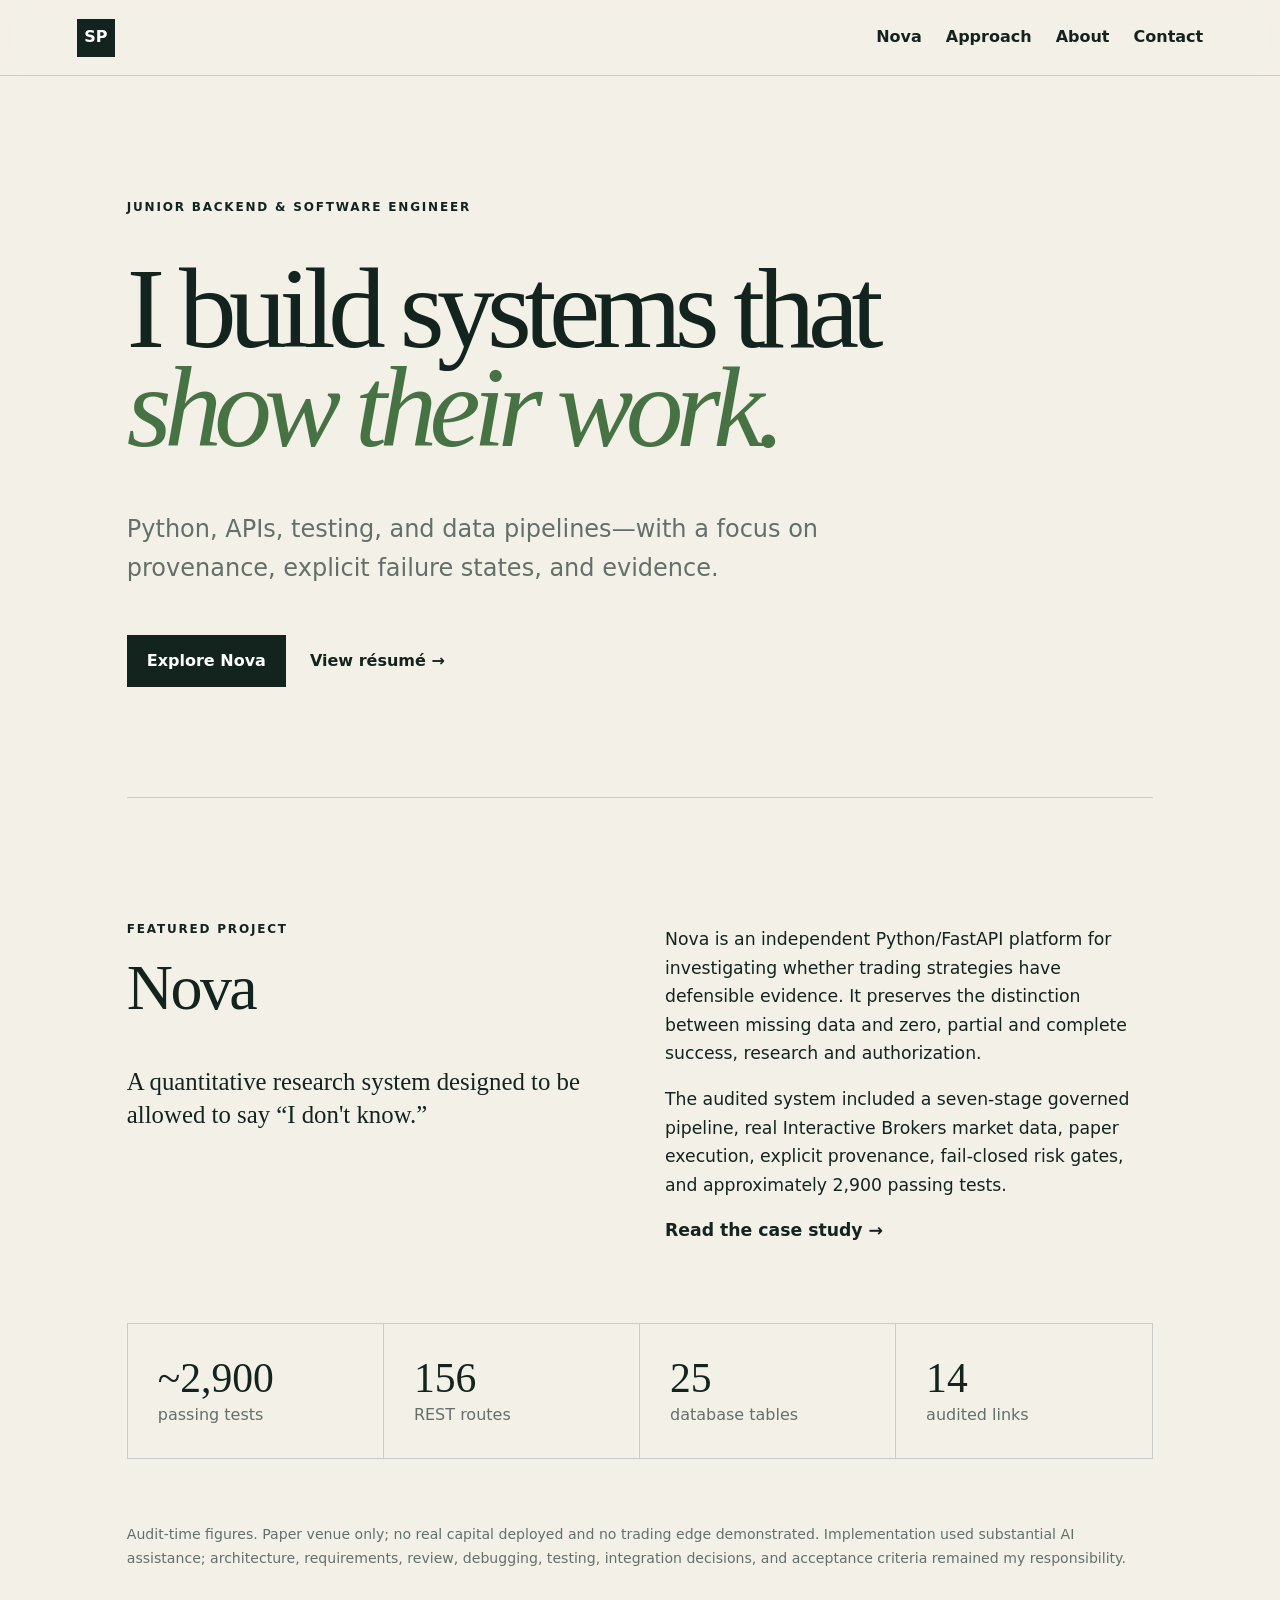
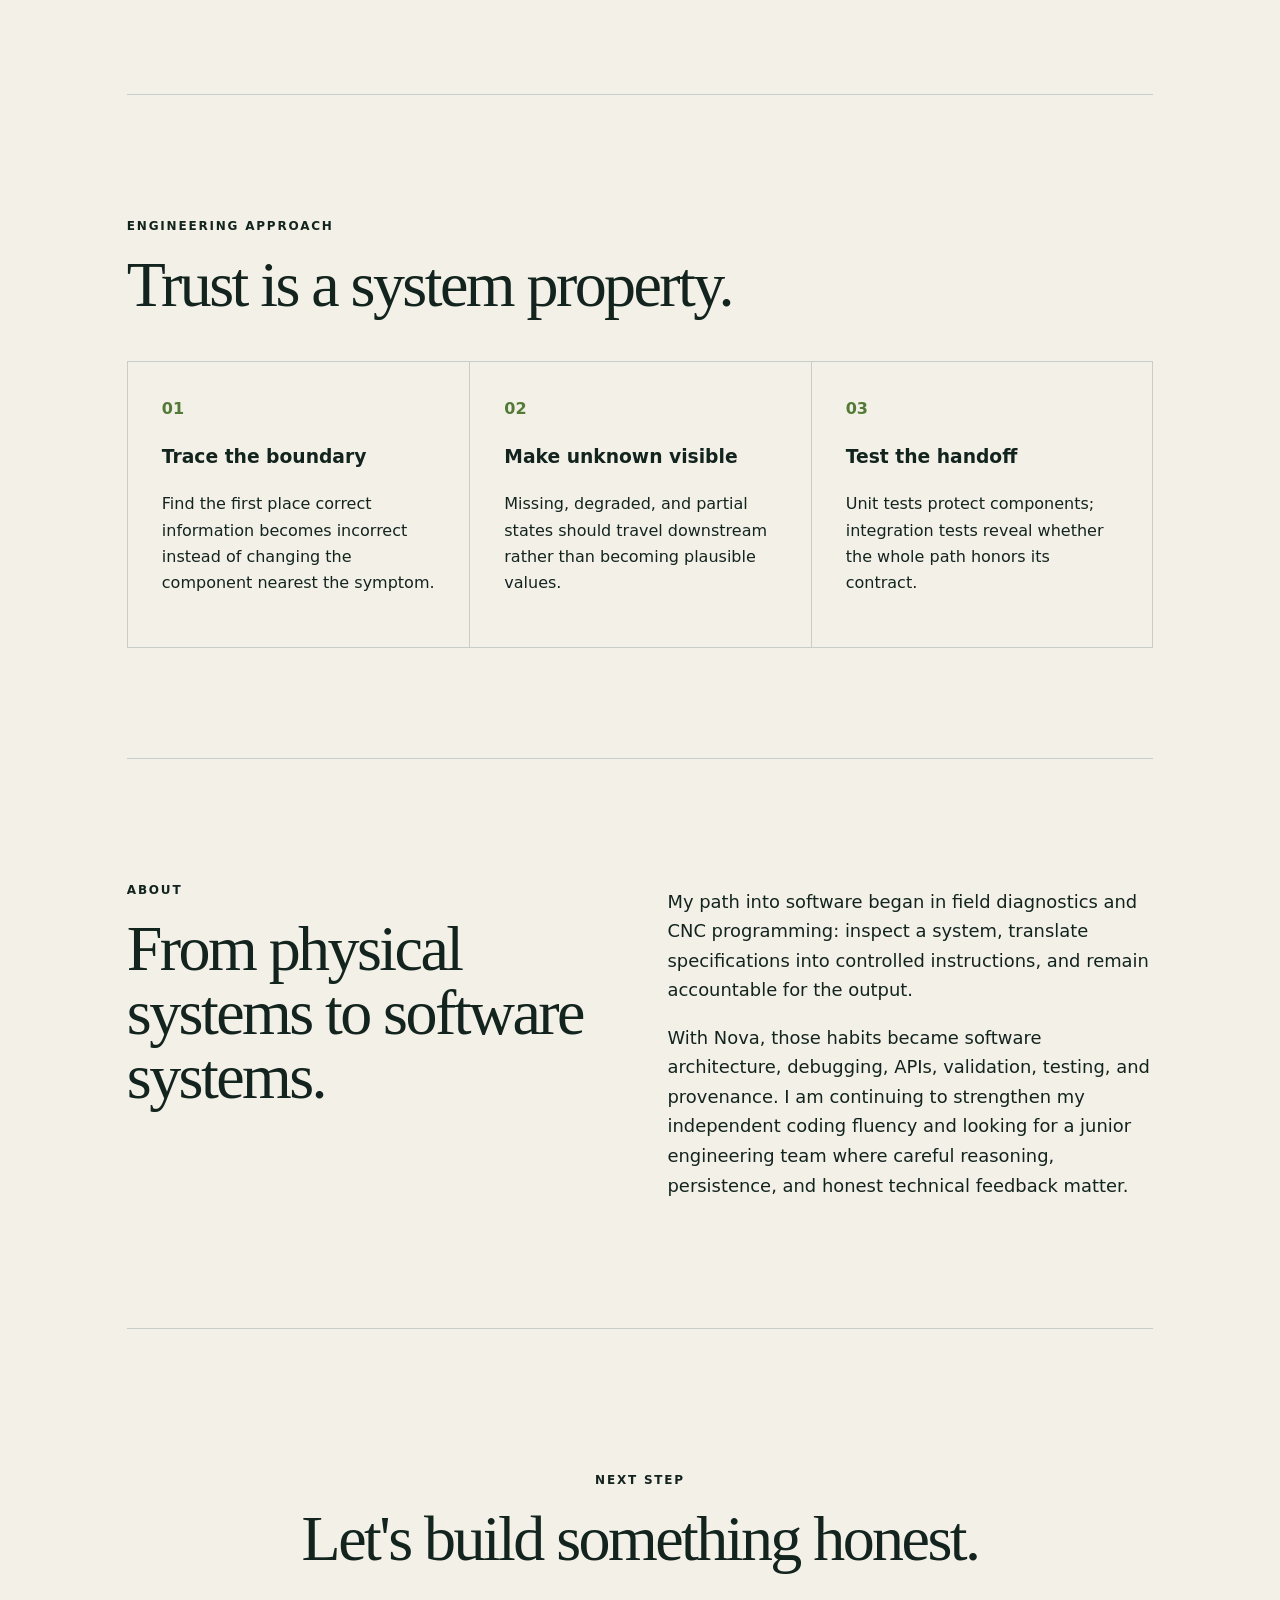
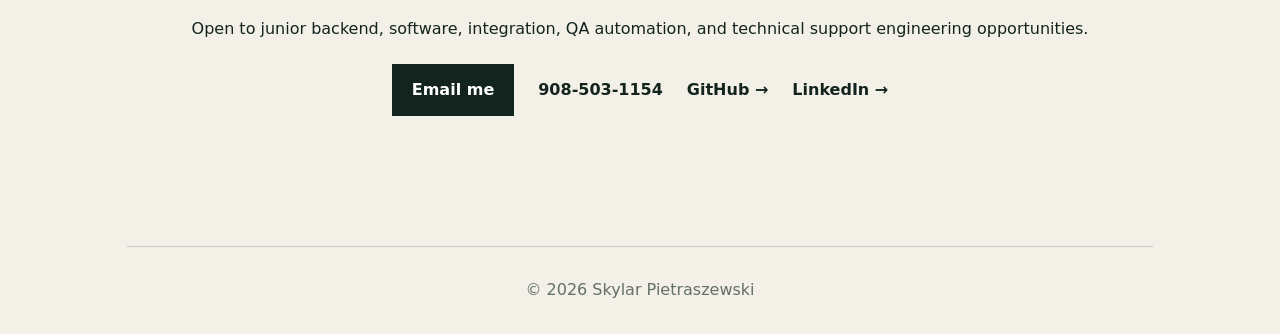
<file: index.html>
<!doctype html>
<html lang="en">
<head>
  <meta charset="utf-8">
  <meta name="viewport" content="width=device-width, initial-scale=1">
  <meta name="description" content="Skylar Pietraszewski — junior backend and software engineer focused on Python, APIs, testing, and trustworthy systems.">
  <title>Skylar Pietraszewski — Software Engineer</title>
  <link rel="stylesheet" href="styles.css">
</head>
<body>
  <header class="nav"><a class="mark" href="#top">SP</a><nav><a href="#nova">Nova</a><a href="#approach">Approach</a><a href="#about">About</a><a href="#contact">Contact</a></nav></header>
  <main id="top">
    <section class="hero">
      <p class="eyebrow">Junior backend & software engineer</p>
      <h1>I build systems that<br><em>show their work.</em></h1>
      <p class="lede">Python, APIs, testing, and data pipelines—with a focus on provenance, explicit failure states, and evidence.</p>
      <div class="actions"><a class="button" href="#nova">Explore Nova</a><a class="text-link" href="resume.html">View résumé →</a></div>
    </section>

    <section id="nova" class="project">
      <div><p class="eyebrow">Featured project</p><h2>Nova</h2><p class="project-tagline">A quantitative research system designed to be allowed to say “I don't know.”</p></div>
      <div class="project-copy"><p>Nova is an independent Python/FastAPI platform for investigating whether trading strategies have defensible evidence. It preserves the distinction between missing data and zero, partial and complete success, research and authorization.</p><p>The audited system included a seven-stage governed pipeline, real Interactive Brokers market data, paper execution, explicit provenance, fail-closed risk gates, and approximately 2,900 passing tests.</p><a class="text-link" href="case-study.html">Read the case study →</a></div>
      <div class="metrics"><div><strong>~2,900</strong><span>passing tests</span></div><div><strong>156</strong><span>REST routes</span></div><div><strong>25</strong><span>database tables</span></div><div><strong>14</strong><span>audited links</span></div></div>
      <p class="disclosure">Audit-time figures. Paper venue only; no real capital deployed and no trading edge demonstrated. Implementation used substantial AI assistance; architecture, requirements, review, debugging, testing, integration decisions, and acceptance criteria remained my responsibility.</p>
    </section>

    <section id="approach"><p class="eyebrow">Engineering approach</p><h2>Trust is a system property.</h2><div class="grid"><article><span>01</span><h3>Trace the boundary</h3><p>Find the first place correct information becomes incorrect instead of changing the component nearest the symptom.</p></article><article><span>02</span><h3>Make unknown visible</h3><p>Missing, degraded, and partial states should travel downstream rather than becoming plausible values.</p></article><article><span>03</span><h3>Test the handoff</h3><p>Unit tests protect components; integration tests reveal whether the whole path honors its contract.</p></article></div></section>

    <section id="about" class="about"><div><p class="eyebrow">About</p><h2>From physical systems to software systems.</h2></div><div><p>My path into software began in field diagnostics and CNC programming: inspect a system, translate specifications into controlled instructions, and remain accountable for the output.</p><p>With Nova, those habits became software architecture, debugging, APIs, validation, testing, and provenance. I am continuing to strengthen my independent coding fluency and looking for a junior engineering team where careful reasoning, persistence, and honest technical feedback matter.</p></div></section>

    <section id="contact" class="contact"><p class="eyebrow">Next step</p><h2>Let's build something honest.</h2><p>Open to junior backend, software, integration, QA automation, and technical support engineering opportunities.</p><div class="actions"><a class="button" href="mailto:skylarbp1@outlook.com">Email me</a><a class="text-link" href="tel:+19085031154">908-503-1154</a><a class="text-link" href="https://github.com/spie04">GitHub →</a><a class="text-link" href="https://www.linkedin.com/in/skylar-pietraszewski-5891701b7/">LinkedIn →</a></div></section>
  </main>
  <footer>© <span id="year"></span> Skylar Pietraszewski</footer>
  <script>document.getElementById('year').textContent = new Date().getFullYear();</script>
</body>
</html>
</file>
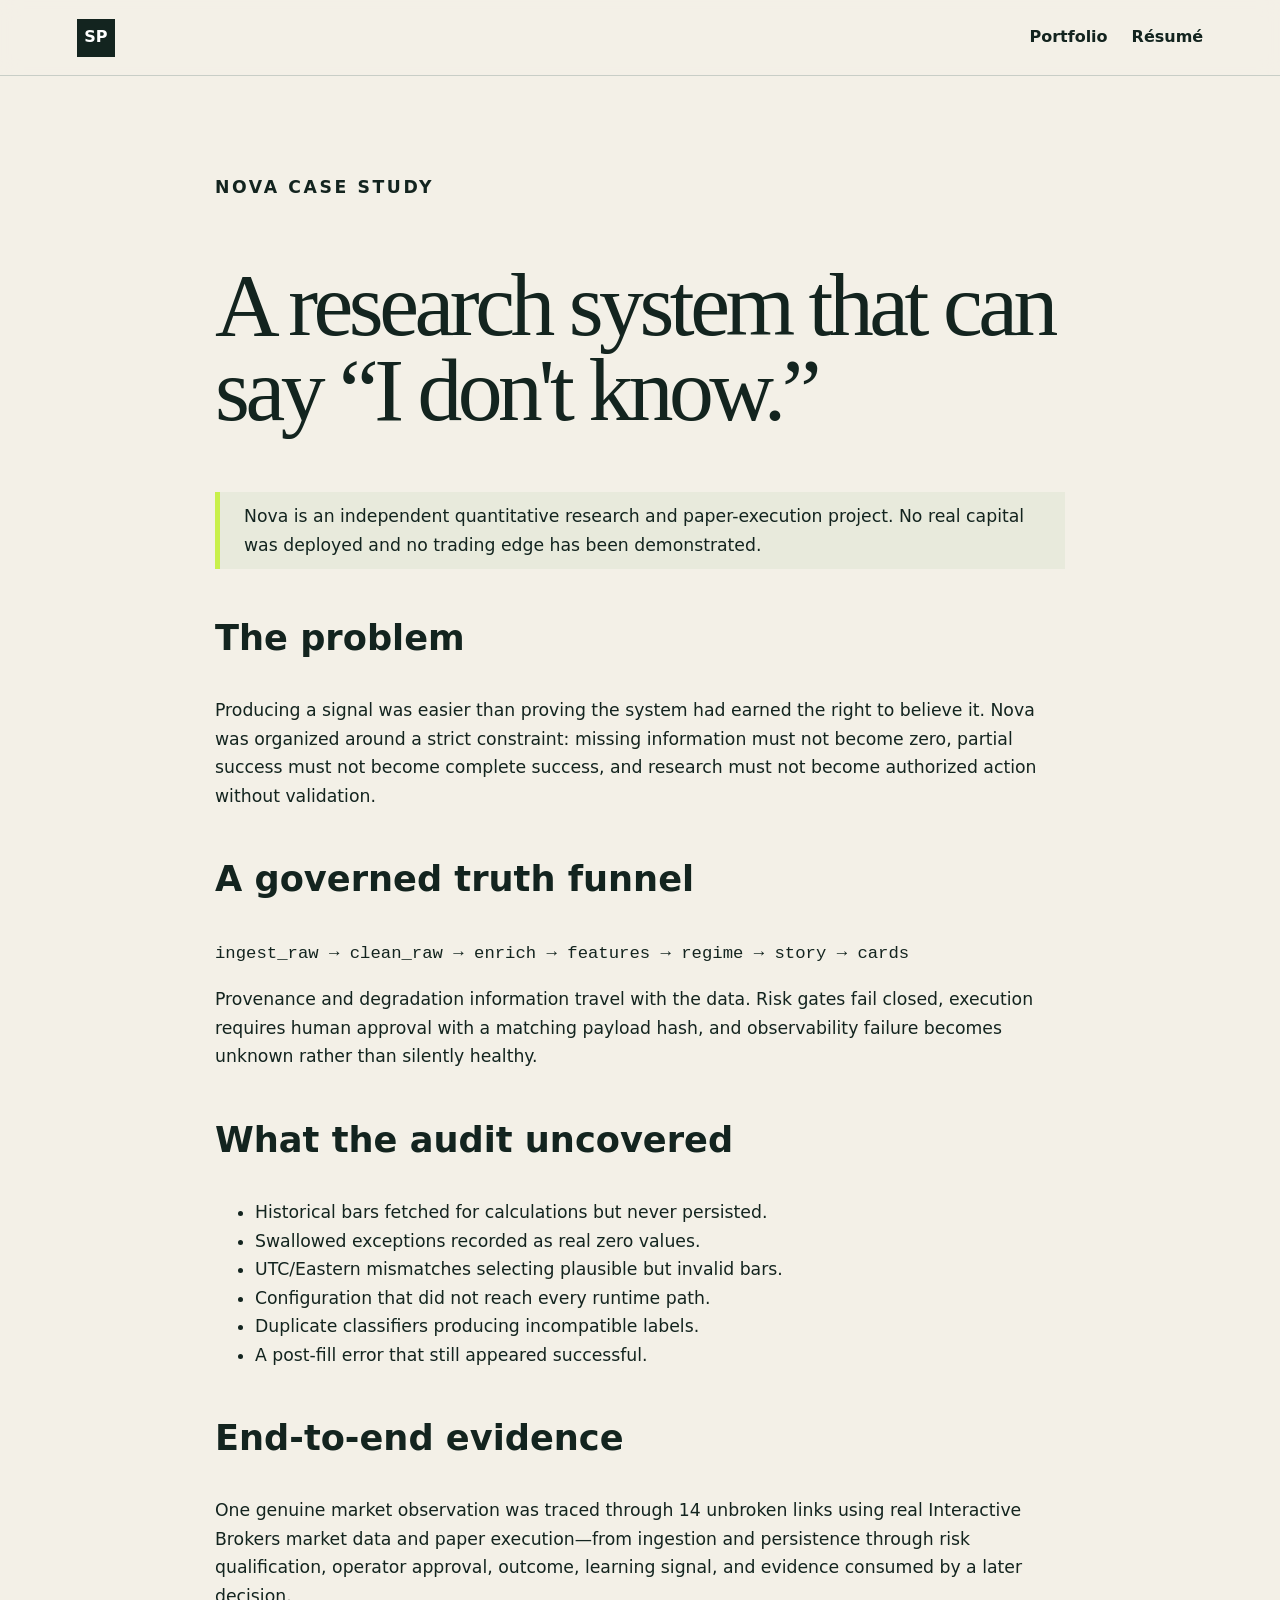
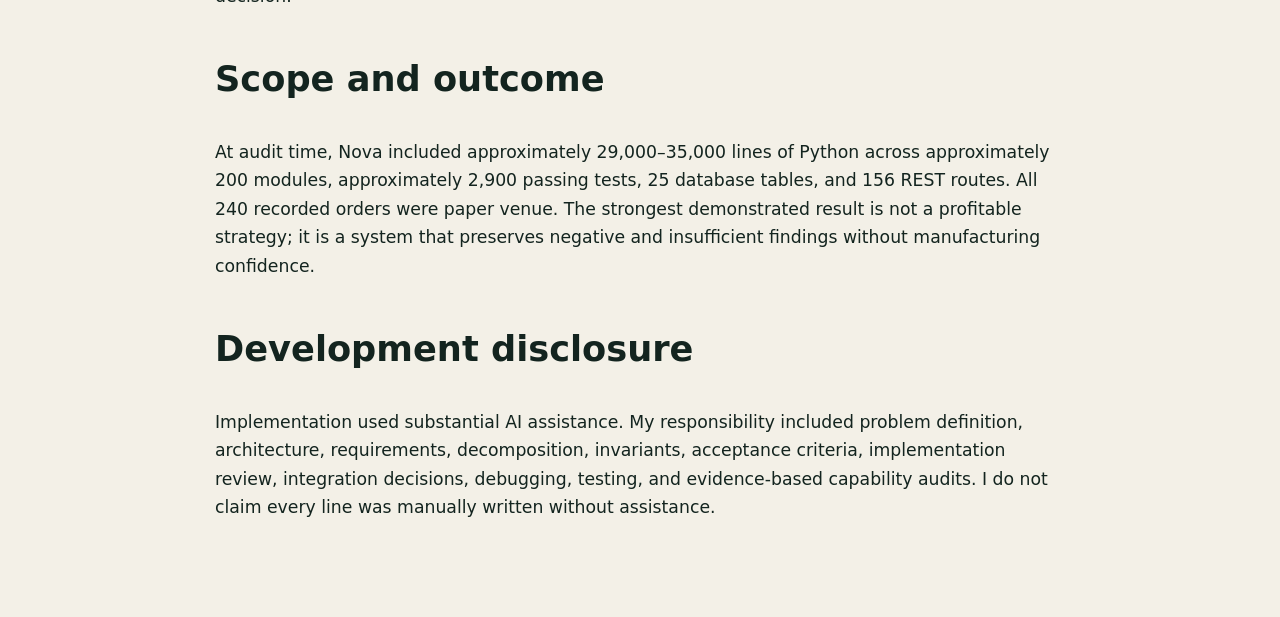
<file: case-study.html>
<!doctype html>
<html lang="en">
<head>
  <meta charset="utf-8">
  <meta name="viewport" content="width=device-width,initial-scale=1">
  <title>Nova Case Study — Skylar Pietraszewski</title>
  <link rel="stylesheet" href="styles.css">
  <style>
    .story{max-width:850px;padding:80px 0}
    .story h1{font:clamp(3rem,7vw,6rem)/.95 Georgia,serif;letter-spacing:-.05em}
    .story h2{font-size:2.2rem;margin-top:2.5rem}
    .story p,.story li{font-size:1.08rem}
    .callout{border-left:5px solid var(--lime);padding:10px 24px;background:#e8eadc}
  </style>
</head>
<body>
  <header class="nav"><a class="mark" href="index.html">SP</a><nav><a href="index.html">Portfolio</a><a href="resume.html">Résumé</a></nav></header>
  <main class="story">
    <p class="eyebrow">Nova case study</p>
    <h1>A research system that can say “I don't know.”</h1>
    <p class="callout">Nova is an independent quantitative research and paper-execution project. No real capital was deployed and no trading edge has been demonstrated.</p>
    <h2>The problem</h2>
    <p>Producing a signal was easier than proving the system had earned the right to believe it. Nova was organized around a strict constraint: missing information must not become zero, partial success must not become complete success, and research must not become authorized action without validation.</p>
    <h2>A governed truth funnel</h2>
    <p><code>ingest_raw → clean_raw → enrich → features → regime → story → cards</code></p>
    <p>Provenance and degradation information travel with the data. Risk gates fail closed, execution requires human approval with a matching payload hash, and observability failure becomes unknown rather than silently healthy.</p>
    <h2>What the audit uncovered</h2>
    <ul>
      <li>Historical bars fetched for calculations but never persisted.</li>
      <li>Swallowed exceptions recorded as real zero values.</li>
      <li>UTC/Eastern mismatches selecting plausible but invalid bars.</li>
      <li>Configuration that did not reach every runtime path.</li>
      <li>Duplicate classifiers producing incompatible labels.</li>
      <li>A post-fill error that still appeared successful.</li>
    </ul>
    <h2>End-to-end evidence</h2>
    <p>One genuine market observation was traced through 14 unbroken links using real Interactive Brokers market data and paper execution—from ingestion and persistence through risk qualification, operator approval, outcome, learning signal, and evidence consumed by a later decision.</p>
    <h2>Scope and outcome</h2>
    <p>At audit time, Nova included approximately 29,000–35,000 lines of Python across approximately 200 modules, approximately 2,900 passing tests, 25 database tables, and 156 REST routes. All 240 recorded orders were paper venue. The strongest demonstrated result is not a profitable strategy; it is a system that preserves negative and insufficient findings without manufacturing confidence.</p>
    <h2>Development disclosure</h2>
    <p>Implementation used substantial AI assistance. My responsibility included problem definition, architecture, requirements, decomposition, invariants, acceptance criteria, implementation review, integration decisions, debugging, testing, and evidence-based capability audits. I do not claim every line was manually written without assistance.</p>
  </main>
</body>
</html>
</file>
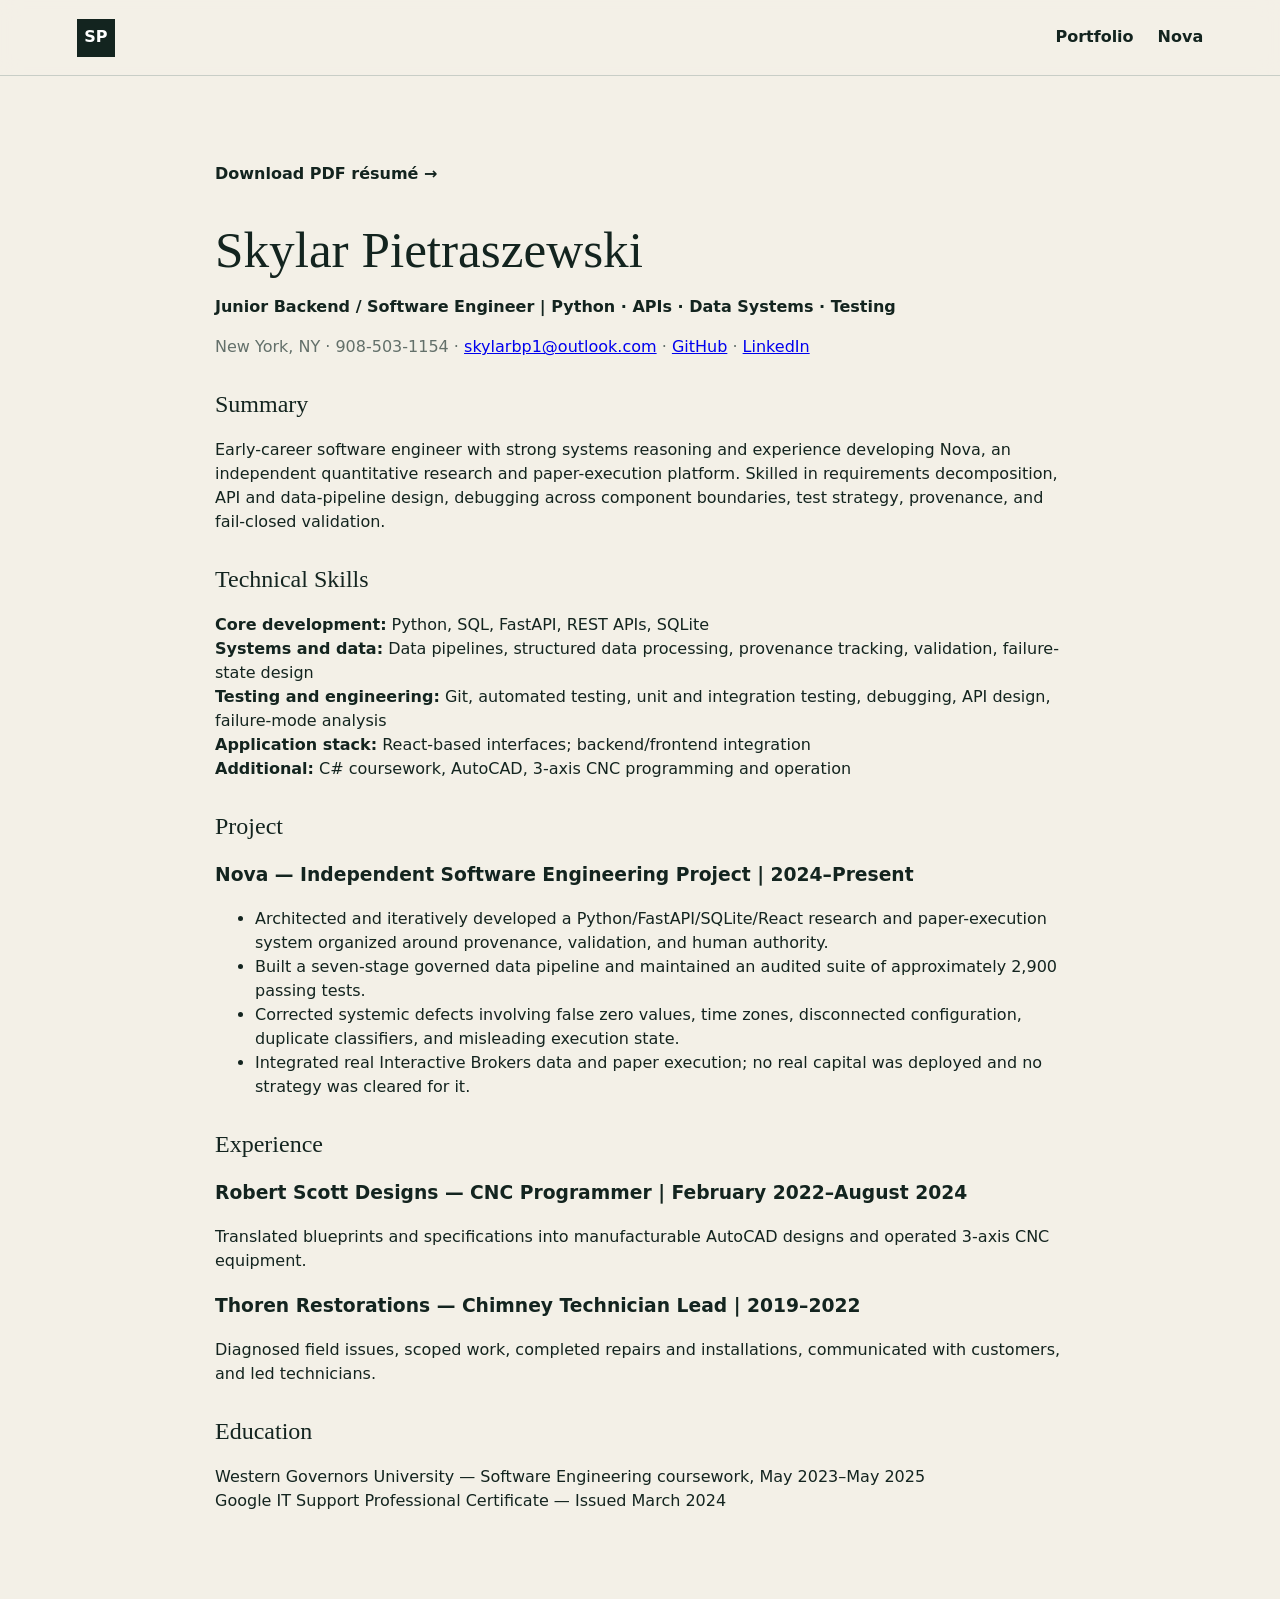
<file: resume.html>
<!doctype html>
<html lang="en">
<head>
  <meta charset="utf-8">
  <meta name="viewport" content="width=device-width,initial-scale=1">
  <title>Résumé — Skylar Pietraszewski</title>
  <link rel="stylesheet" href="styles.css">
  <style>.resume{max-width:850px;padding:70px 0}.resume h1{font:3.2rem Georgia,serif;margin-bottom:0}.resume h2{font:1.5rem Georgia,serif;margin-top:2rem}.resume h3{margin-bottom:.25rem}.resume p,.resume li{line-height:1.5}.resume .meta{color:var(--muted)}@media print{.nav,.print-note{display:none}body{background:#fff}.resume{padding:0}main{max-width:none}}</style>
</head>
<body>
  <header class="nav"><a class="mark" href="index.html">SP</a><nav><a href="index.html">Portfolio</a><a href="case-study.html">Nova</a></nav></header>
  <main class="resume">
    <p class="print-note"><a class="text-link" href="Skylar-Pietraszewski-Resume.pdf" download>Download PDF résumé →</a></p>
    <h1>Skylar Pietraszewski</h1>
    <p><strong>Junior Backend / Software Engineer | Python · APIs · Data Systems · Testing</strong></p>
    <p class="meta">New York, NY · 908-503-1154 · <a href="mailto:skylarbp1@outlook.com">skylarbp1@outlook.com</a> · <a href="https://github.com/spie04">GitHub</a> · <a href="https://www.linkedin.com/in/skylar-pietraszewski-5891701b7/">LinkedIn</a></p>
    <h2>Summary</h2><p>Early-career software engineer with strong systems reasoning and experience developing Nova, an independent quantitative research and paper-execution platform. Skilled in requirements decomposition, API and data-pipeline design, debugging across component boundaries, test strategy, provenance, and fail-closed validation.</p>
    <h2>Technical Skills</h2><p><strong>Core development:</strong> Python, SQL, FastAPI, REST APIs, SQLite<br><strong>Systems and data:</strong> Data pipelines, structured data processing, provenance tracking, validation, failure-state design<br><strong>Testing and engineering:</strong> Git, automated testing, unit and integration testing, debugging, API design, failure-mode analysis<br><strong>Application stack:</strong> React-based interfaces; backend/frontend integration<br><strong>Additional:</strong> C# coursework, AutoCAD, 3-axis CNC programming and operation</p>
    <h2>Project</h2><h3>Nova — Independent Software Engineering Project | 2024–Present</h3><ul><li>Architected and iteratively developed a Python/FastAPI/SQLite/React research and paper-execution system organized around provenance, validation, and human authority.</li><li>Built a seven-stage governed data pipeline and maintained an audited suite of approximately 2,900 passing tests.</li><li>Corrected systemic defects involving false zero values, time zones, disconnected configuration, duplicate classifiers, and misleading execution state.</li><li>Integrated real Interactive Brokers data and paper execution; no real capital was deployed and no strategy was cleared for it.</li></ul>
    <h2>Experience</h2><h3>Robert Scott Designs — CNC Programmer | February 2022–August 2024</h3><p>Translated blueprints and specifications into manufacturable AutoCAD designs and operated 3-axis CNC equipment.</p><h3>Thoren Restorations — Chimney Technician Lead | 2019–2022</h3><p>Diagnosed field issues, scoped work, completed repairs and installations, communicated with customers, and led technicians.</p>
    <h2>Education</h2><p>Western Governors University — Software Engineering coursework, May 2023–May 2025<br>Google IT Support Professional Certificate — Issued March 2024</p>
  </main>
</body>
</html>
</file>
<file: styles.css>
:root{--ink:#13241f;--paper:#f3f0e7;--lime:#c8f04b;--muted:#63706a;--line:#c8cec7}*{box-sizing:border-box}html{scroll-behavior:smooth}body{margin:0;background:var(--paper);color:var(--ink);font:16px/1.65 Inter,ui-sans-serif,system-ui,-apple-system,sans-serif}.nav{height:76px;display:flex;align-items:center;justify-content:space-between;padding:0 max(24px,6vw);border-bottom:1px solid var(--line);position:sticky;top:0;background:rgba(243,240,231,.94);backdrop-filter:blur(10px);z-index:3}.mark{display:grid;place-items:center;width:38px;height:38px;background:var(--ink);color:white;text-decoration:none;font-weight:800}.nav nav{display:flex;gap:24px}.nav nav a,.text-link{color:var(--ink);text-decoration:none;font-weight:700}.nav nav a:hover,.text-link:hover{text-decoration:underline;text-underline-offset:5px}main{max-width:1180px;margin:auto;padding:0 6vw}.hero{min-height:78vh;display:flex;flex-direction:column;justify-content:center;border-bottom:1px solid var(--line)}.eyebrow{text-transform:uppercase;letter-spacing:.15em;font-size:.75rem;font-weight:800}.hero h1{font:clamp(3.4rem,9vw,8.8rem)/.86 Georgia,serif;letter-spacing:-.065em;margin:.25em 0}.hero h1 em{font-weight:400;color:#477244}.lede{max-width:720px;font-size:clamp(1.1rem,2vw,1.5rem);color:var(--muted)}.actions{display:flex;gap:24px;align-items:center;flex-wrap:wrap;margin-top:22px}.button{background:var(--ink);color:white;padding:13px 20px;text-decoration:none;font-weight:800}.button:hover{background:#305748}section{padding:110px 0;border-bottom:1px solid var(--line)}section h2{font:clamp(2.4rem,5vw,5rem)/1 Georgia,serif;letter-spacing:-.04em;margin:.25em 0 .7em}.project{display:grid;grid-template-columns:1fr 1fr;gap:50px}.project-tagline{font:1.55rem/1.35 Georgia,serif}.project-copy{font-size:1.08rem}.metrics{grid-column:1/-1;display:grid;grid-template-columns:repeat(4,1fr);margin-top:28px;border:1px solid var(--line)}.metrics div{padding:30px;border-right:1px solid var(--line)}.metrics div:last-child{border:0}.metrics strong{display:block;font:2.6rem Georgia,serif}.metrics span,.disclosure{color:var(--muted)}.disclosure{grid-column:1/-1;font-size:.88rem}.grid{display:grid;grid-template-columns:repeat(3,1fr);gap:0;border:1px solid var(--line)}article{padding:34px}article+article{border-left:1px solid var(--line)}article span{color:#547a37;font-weight:800}.about{display:grid;grid-template-columns:1fr 1fr;gap:55px}.about>div:last-child{font-size:1.12rem}.contact{text-align:center;padding:130px 0}.contact .actions{justify-content:center}footer{padding:30px 6vw;text-align:center;color:var(--muted)}@media(max-width:720px){.nav nav{gap:12px;font-size:.83rem}.project,.about{grid-template-columns:1fr}.metrics{grid-template-columns:1fr 1fr}.metrics div:nth-child(2){border-right:0}.metrics div:nth-child(-n+2){border-bottom:1px solid var(--line)}.grid{grid-template-columns:1fr}article+article{border-left:0;border-top:1px solid var(--line)}section{padding:76px 0}.hero{min-height:72vh}}
</file>
